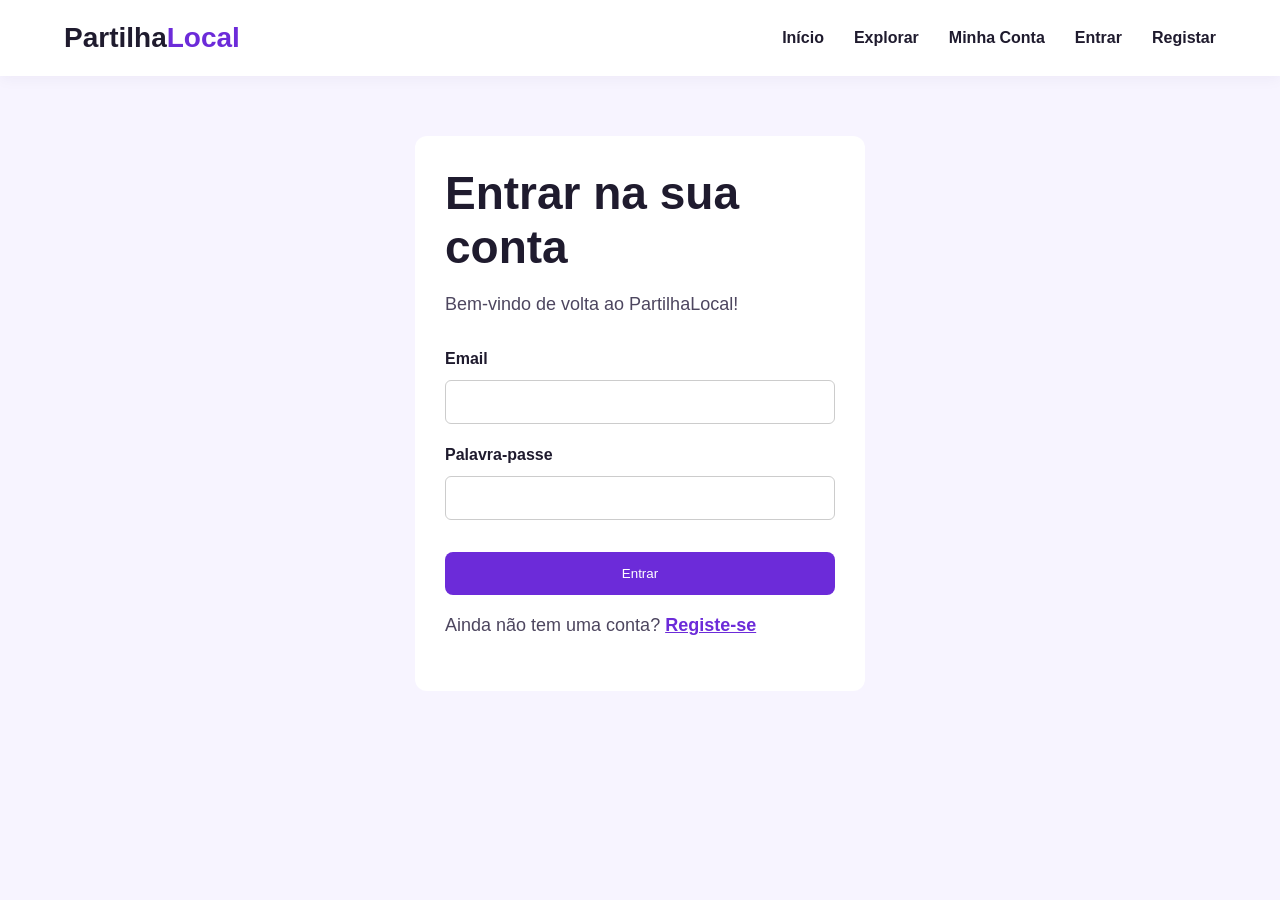
<file: PartilhaLocal/login.html>
<!DOCTYPE html>
<html lang="pt">

<head>
    <meta charset="UTF-8">
    <meta name="viewport" content="width=device-width, initial-scale=1.0">
    <title>Entrar - PartilhaLocal</title>
    <link rel="stylesheet" href="css/style.css">
</head>

<body>

    <header class="cabecalho">
        <div class="logo">
            <h1>Partilha<span>Local</span></h1>
        </div>

        <nav>
            <ul>
                <li><a href="index.html">Início</a></li>
                <li><a href="explorar.html">Explorar</a></li>
                <li><a href="/minha-conta">Minha Conta</a></li>
                <li><a href="login.html">Entrar</a></li>
                <li><a href="registo.html">Registar</a></li>
            </ul>
        </nav>
    </header>

    <main>
        <section class="pagina-login">
            <h2>Entrar na sua conta</h2>
            <p>Bem-vindo de volta ao PartilhaLocal!</p>

            <form id="form-login" action="/login.html" method="POST">
                <label for="email-login">Email</label>
                <input type="email" id="email-login" name="email" required>

                <label for="passe-login">Palavra-passe</label>
                <input type="password" id="passe-login" name="palavra_passe" required>

                <button type="submit">Entrar</button>
            </form>

            <p class="texto-registo">
                Ainda não tem uma conta?
                <a href="registo.html">Registe-se</a>
            </p>
        </section>
    </main>

</body>

</html>
</file>
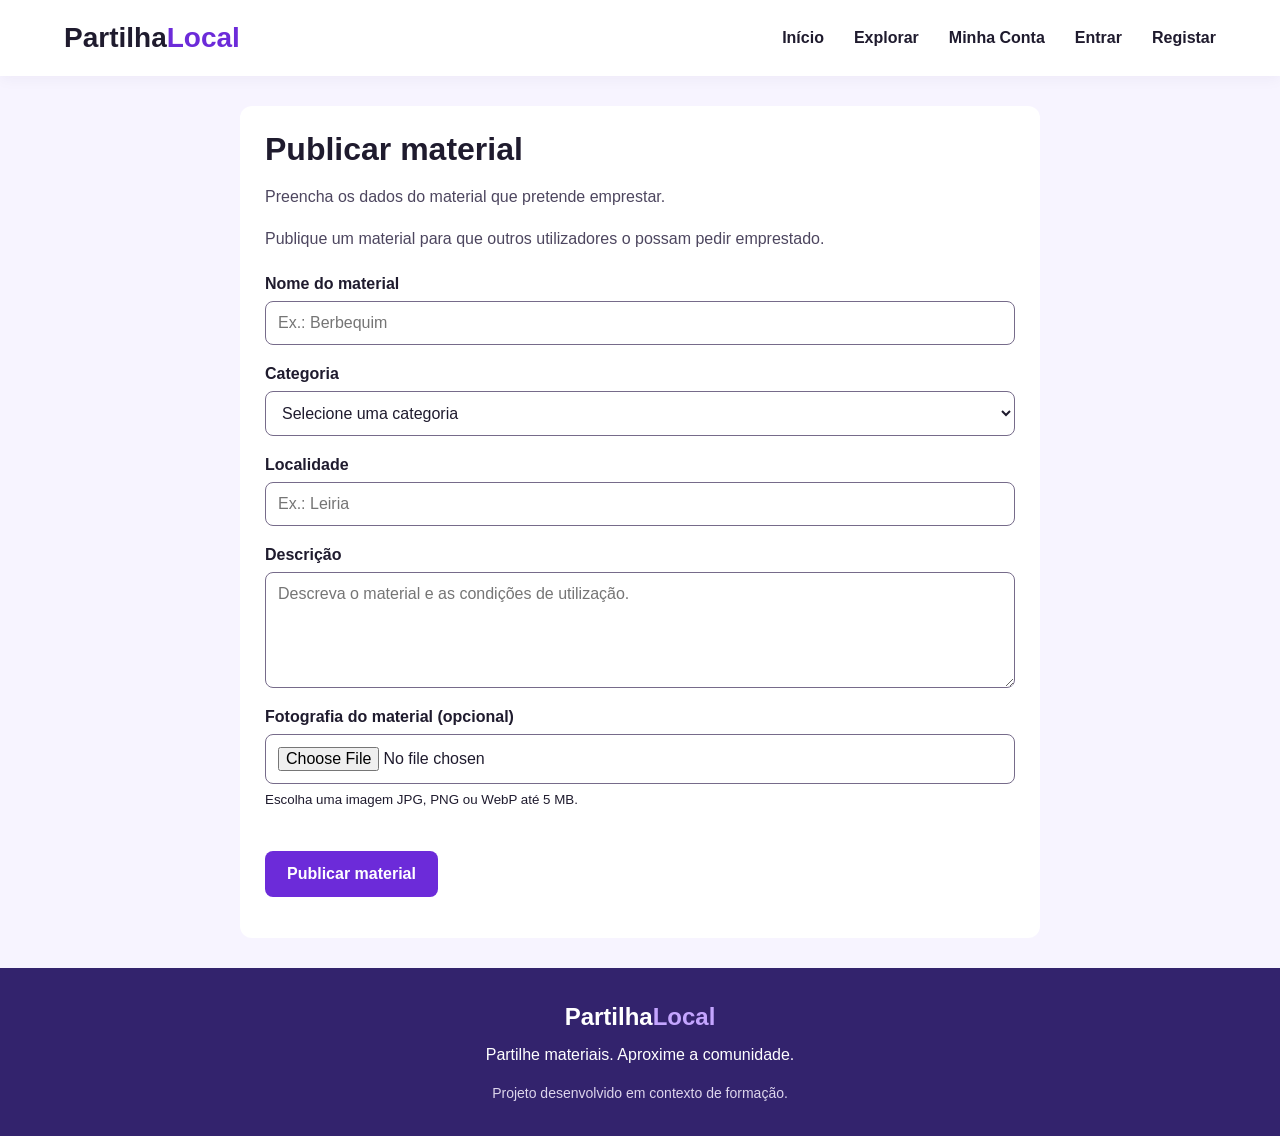
<file: PartilhaLocal/publicar.html>
<!DOCTYPE html>
<html lang="pt-BR">

<head>
    <meta charset="UTF-8">
    <meta name="viewport" content="width=device-width, initial-scale=1.0">
    <title>Publicar material | PartilhaLocal</title>
    <link rel="stylesheet" href="css/style.css">
</head>

<body>
    <header class="cabecalho">
        <div class="logo">
            <h1>Partilha<span>Local</span></h1>
        </div>
        <nav>
            <ul>
                <li><a href="index.html">Início</a></li>
                <li><a href="explorar.html">Explorar</a></li>
                <li><a href="/minha-conta">Minha Conta</a></li>
                <li><a href="login.html">Entrar</a></li>
                <li><a href="registo.html">Registar</a></li>
            </ul>
        </nav>
    </header>

    <main class="pagina-publicar">
        <section class="painel-publicar">
            <h2>Publicar material</h2>
            <p>Preencha os dados do material que pretende emprestar.</p>
            <p id="aviso-publicacao">
                Publique um material para que outros utilizadores o possam pedir emprestado.
            </p>

            <form id="form-publicar" action="/publicar.html" method="POST" enctype="multipart/form-data"
                aria-describedby="aviso-publicacao">
                <div class="campo-formulario">
                    <label for="nome">Nome do material</label>
                    <input type="text" id="nome" name="nome" placeholder="Ex.: Berbequim" minlength="3" maxlength="80"
                        required>
                </div>

                <div class="campo-formulario">
                    <label for="categoria">Categoria</label>
                    <select id="categoria" name="categoria" required>
                        <option value="">Selecione uma categoria</option>
                        <option value="Ferramentas">Ferramentas</option>
                        <option value="Cozinha">Cozinha</option>
                        <option value="Limpeza">Limpeza</option>
                        <option value="Jardim">Jardim</option>
                        <option value="Eletrónica">Eletrónica</option>
                        <option value="Outros">Outros</option>
                    </select>
                </div>

                <div class="campo-formulario">
                    <label for="localidade">Localidade</label>
                    <input type="text" id="localidade" name="localidade" placeholder="Ex.: Leiria" minlength="2"
                        maxlength="80" required>
                </div>

                <div class="campo-formulario">
                    <label for="descricao">Descrição</label>
                    <textarea id="descricao" name="descricao" rows="5"
                        placeholder="Descreva o material e as condições de utilização." minlength="10" maxlength="1000"
                        required></textarea>
                </div>
                <!-- Fotos de publicaçao -->
                <div class="campo-formulario">
                    <label for="fotografia">Fotografia do material (opcional)</label>
                    <input type="file" id="fotografia" name="fotografia" accept="image/jpeg,image/png,image/webp"
                        aria-describedby="ajuda-fotografia erro-fotografia">

                    <small id="ajuda-fotografia">
                        Escolha uma imagem JPG, PNG ou WebP até 5 MB.
                    </small>

                    <p id="erro-fotografia" role="status"></p>

                    <img id="preview-fotografia" alt="Pré-visualização da fotografia escolhida" hidden>
                </div>

                <button type="submit" class="botao-validar">Publicar material</button>
                <p id="mensagem-publicacao" role="status"></p>
            </form>
        </section>
    </main>
    <footer class="rodape">
        <h2>Partilha<span>Local</span></h2>
        <p>Partilhe materiais. Aproxime a comunidade.</p>
        <small>Projeto desenvolvido em contexto de formação.</small>
    </footer>
    <!-- Os dados precisam de carregar antes do código que os utiliza. -->
    <script src="js/publicar.js"></script>
</body>

</html>
</file>
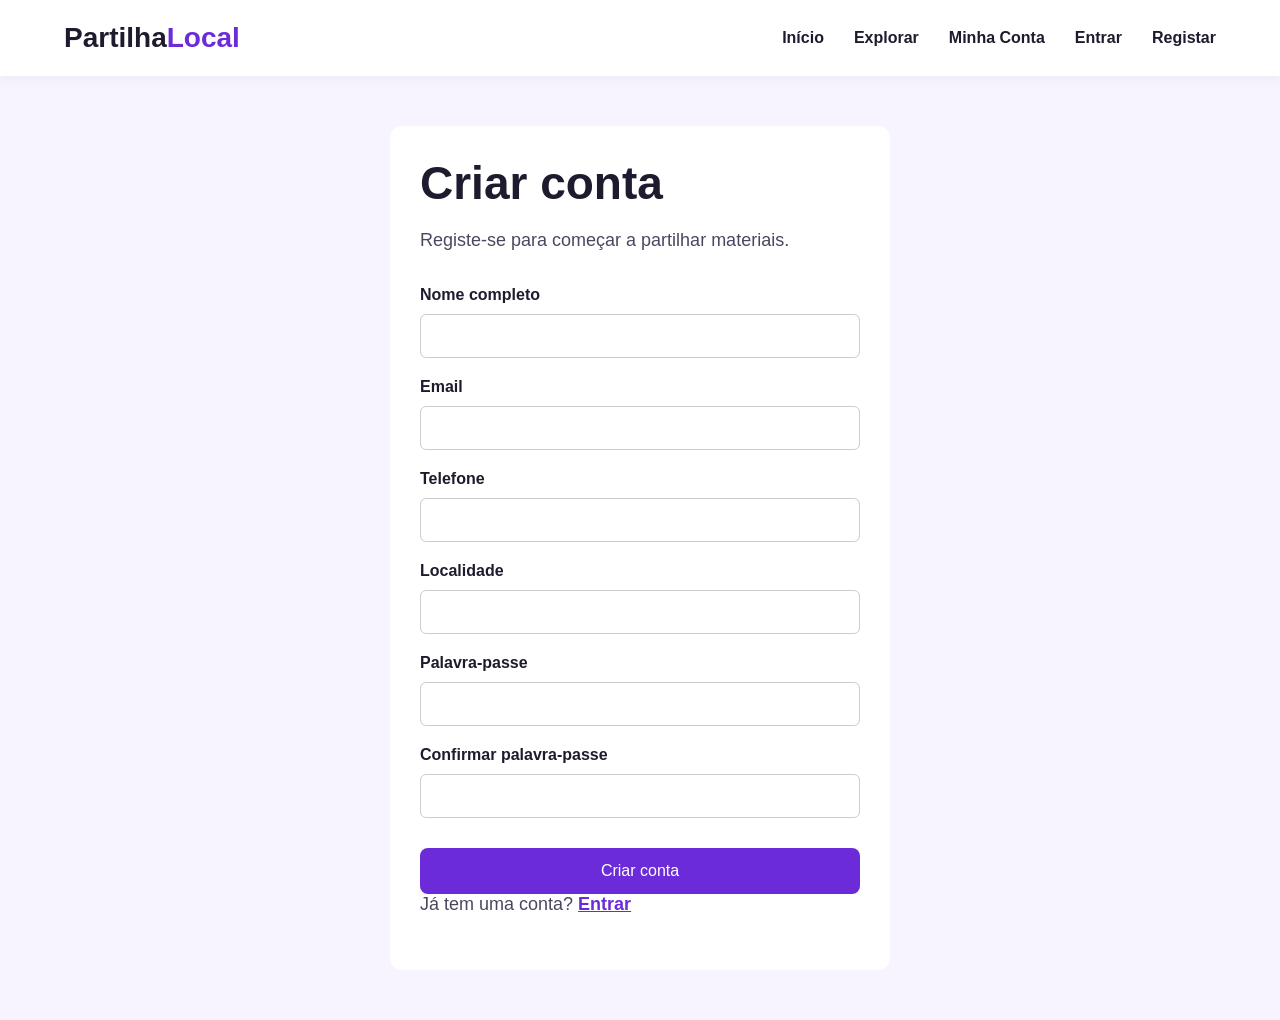
<file: PartilhaLocal/registo.html>
<!DOCTYPE html>
<html lang="pt">

<head>
    <meta charset="UTF-8">
    <meta name="viewport" content="width=device-width, initial-scale=1.0">
    <title>Registo - PartilhaLocal</title>
    <link rel="stylesheet" href="css/style.css">
</head>

<body>

    <header class="cabecalho">
        <div class="logo">
            <h1>Partilha<span>Local</span></h1>
        </div>

        <nav>
            <ul>
                <li><a href="index.html">Início</a></li>
                <li><a href="explorar.html">Explorar</a></li>
                <li><a href="/minha-conta">Minha Conta</a></li>
                <li><a href="login.html">Entrar</a></li>
                <li><a href="registo.html">Registar</a></li>
            </ul>
        </nav>
    </header>

    <main>
        <section class="pagina-registo">
            <h2>Criar conta</h2>
            <p>Registe-se para começar a partilhar materiais.</p>

            <!-- O form agrupa os campos enviados no registo -->
            <form id="form-registo" action="/registo.html" method="POST">

                <label for="nome">Nome completo</label>
                <input type="text" id="nome" name="nome" required>

                <label for="email">Email</label>
                <input type="email" id="email" name="email" required>

                <label for="telefone">Telefone</label>
                <input type="tel" id="telefone" name="telefone">

                <label for="localidade">Localidade</label>
                <input type="text" id="localidade" name="localidade">

                <label for="palavra_passe">Palavra-passe</label>
                <input type="password" id="palavra_passe" name="palavra_passe" minlength="8" required>

                <label for="confirmar_passe">Confirmar palavra-passe</label>
                <input type="password" id="confirmar_passe" name="confirmar_passe" minlength="8" required>

                <button type="submit">Criar conta</button>
            </form>

            <p>Já tem uma conta? <a href="login.html" class="link-entrar">Entrar</a></p>
        </section>
    </main>

</body>
<!-- Carregar o JavaScript Responsavel pela validaçao do registro-->
<script src="js/registo.js"></script>

</html>
</file>
<file: PartilhaLocal/css/style.css>
/* Remove margens e espaçamentos padrão do navegador */
* {
    margin: 0;
    padding: 0;
    box-sizing: border-box;
}

/* Estilo geral da página */
body {
    font-family: Arial, sans-serif;
    background-color: #f7f4ff;
    color: #1f1b2e;
}

/* Cabeçalho do site */
.cabecalho {
    background-color: white;
    padding: 20px 60px;
    display: flex;
    justify-content: space-between;
    align-items: center;
}

/* Nome PartilhaLocal */
.logo h1 {
    font-size: 28px;
    color: #1f1b2e;
}

/* Deixa só a palavra Local roxa */
.logo span {
    color: #6c2bd9;
}

/* Remove as bolinhas da lista do menu */
nav ul {
    list-style: none;
    display: flex;
    gap: 30px;
}

/* Estilo dos links do menu */
nav a {
    text-decoration: none;
    color: #1f1b2e;
    font-weight: bold;
}

/* Quando passar o rato por cima do link */
nav a:hover {
    color: #6c2bd9;
}

/* Espaçamento geral das secções */
section {
    padding: 50px 60px;
}

/* Primeira secção da página */
main section:first-child {
    background-color: white;
}

/* Título principal */
main section:first-child h2 {
    font-size: 46px;
    color: #1f1b2e;
    margin-bottom: 20px;
}

/* Parágrafo principal */
main section:first-child p {
    font-size: 18px;
    margin-bottom: 25px;
    color: #4d465f;
}

/* Botões da primeira secção */
main section:first-child a {
    display: inline-block;
    margin-right: 15px;
    padding: 14px 22px;
    border-radius: 8px;
    text-decoration: none;
    font-weight: bold;
}

/* Primeiro botão */
main section:first-child a:first-of-type {
    background-color: #6c2bd9;
    color: white;
}

/* Segundo botão */
main section:first-child a:last-of-type {
    border: 2px solid #6c2bd9;
    color: #6c2bd9;
}

/* Títulos das outras secções */
section h2 {
    margin-bottom: 25px;
    font-size: 28px;
}

/* Caixas das vantagens e materiais 
section div {
    background-color: white;
    padding: 20px;
    margin-bottom: 15px;
    border-radius: 12px;
}
    */

/* Títulos dentro das caixas */
section div h3 {
    margin-bottom: 10px;
    color: #1f1b2e;
}

/* Texto dentro das caixas */
section div p {
    color: #4d465f;
}

/*Organizar as vantagens lado a lado */
.lista-vantagens {
    display: flex;
    gap: 20px;
}

/* Cada caixa de vantagem */
.caixa-vantagem {
    flex: 1;
    background-color: white;
    padding: 25px;
    border-radius: 12px;
}

/*organizar os materiais em coluna */
.lista-materiais {
    display: flex;
    gap: 20px;
}

/* Cada caixa de material */
.card-material {
    flex: 1;
    background-color: white;
    padding: 25px;
    border-radius: 12px;
}

.card-material,
.caixa-vantagem {
    /* Suaviza o movimento, tanto ao entrar como ao sair com o rato */
    transition: transform 0.3s;
}

.card-material:hover,
.caixa-vantagem:hover {
    /* Move a caixa 5 píxeis para cima */
    transform: translateY(-5px);
}

.hero {
    background-color: white;
    display: flex;
    align-items: center;
    justify-content: space-between;
    gap: 40px;
}

.texto-hero {
    max-width: 600px;
}

.texto-hero h2 {
    font-size: 52px;
    line-height: 1.2;
    margin-bottom: 20px;
}

.texto-hero p {
    font-size: 18px;
    color: #4d465f;
    margin-bottom: 25px;
}

.botoes-hero {
    display: flex;
    gap: 15px;
}

.botoes-hero a {
    display: inline-block;
    padding: 14px 22px;
    border-radius: 8px;
    text-decoration: none;
    font-weight: bold;
}

.botoes-hero a:first-child {
    background-color: #6c2bd9;
    color: white;
}

.botoes-hero a:last-child {
    border: 2px solid #6c2bd9;
    color: #6c2bd9;
}

.imagem-hero {
    width: 380px;
    height: 280px;
    background: linear-gradient(135deg, #efe7ff, #d8c4ff);
    border-radius: 30px;
    display: flex;
    align-items: center;
    justify-content: center;
}

.circulo-hero {
    width: 190px;
    height: 190px;
    background-color: white;
    border-radius: 50%;
    box-shadow: 0 8px 20px rgba(108, 43, 217, 0.18);
    display: flex;
    flex-direction: column;
    align-items: center;
    justify-content: center;
}

.circulo-hero span {
    font-size: 55px;
}

.circulo-hero p {
    margin-top: 10px;
    font-weight: bold;
    color: #6c2bd9;
}

/*seleciona a ligaçao do menu*/
nav a[aria-current="page"] {
    color: #6c2bd9;
    text-decoration: underline;
    text-underline-offset: 6px;
}

/*Seleciona o titulo da apresentaçao no Explorar. */
.pagina-explorar .pagina-explorar h2 {
    font-size: 34px;
    margin-bottom: 15px;
}

/*seleciona a descriçao da apresentaçao na pagina explorar.*/
.pagina-explorar .intro-explorar p {
    line-height: 1.6;
    margin-bottom: 0;
}

.filtros {
    display: flex;
    flex-wrap: wrap;
    gap: 20px;
    margin-bottom: 20px;
}

.campo-filtro {
    display: flex;
    flex-direction: column;
    gap: 8px;
    flex: 1 1 220px;
    min-width: 0;
}

/*Destaca a legenda do campo*/
.campo-filtro label {
    font-weight: bold;
}

.campo-filtro input,
.campo-filtro select {
    width: 100%;
    padding: 12px;
    border: 1px solid #766b8a;
    border-radius: 8px;
    font: inherit;
    background-color: white;
    color: #1f1b2e;
}

.campo-filtro input:focus,
.campo-filtro select:focus {
    outline: 2px solid #6c2bd9;
    outline-offset: 2px;
}

#resultado-pesquisa {
    margin-bottom: 20px;
}





/* Area mobile */
@media (max-width: 768px) {
    .cabecalho {
        flex-direction: column;
        gap: 20px;
        padding: 20px;
    }

    nav ul {
        flex-wrap: wrap;
        justify-content: center;
        gap: 15px;
    }

    /*toda seçao da paginas*/
    section {
        padding: 30px 20px;
    }

    /* Seleciona a área principal de a apresentação */
    .hero {
        flex-direction: column;
    }

    /*Seleciona o titulo da primeira secção */
    main section:first-child h2 {
        font-size: 34px;
    }

    /* Seleciona o grupo dos dois botões hero*/
    .botoes-hero {
        flex-wrap: wrap;
    }

    /* Seleciona os botoes da primeira secção */
    main section:first-child .botoes-hero a {
        margin-right: 0;
    }

    /* Seleciona o fundo roxo*/
    .imagem-hero {
        width: 100%;
        height: 380px;
    }


    .lista-vantagens,
    .lista-materiais {
        flex-direction: column;
    }

}

/*Estilo Rodape */
.rodape {
    background-color: #33236d;
    color: white;
    text-align: center;
    padding: 35px 20px;
}

/*O nome do projeto no rodapé*/
.rodape h2 {
    font-size: 24px;
    margin-bottom: 12px;
}

/*A palavra span no nome do projeto*/
.rodape h2 span {
    color: #c4a5ff;
}

/*Selecionar a frase de apresentação no rodapé*/
.rodape p {
    line-height: 1.5;
    margin-bottom: 18px;
}

/* Selecionar a nota dobre o contexto do projeto no rodapé */
.rodape small {
    display: block;
    font-size: 14px;
    color: #ddd5ec;
}

/* Define o espaço à volta da ficha do material. */
.pagina-material {
    padding: 30px 20px;
}


/* Define a caixa que apresenta os detalhes. */
.detalhe-material {
    max-width: 800px;
    margin: 0 auto;
    padding: 25px;
    background-color: white;
    border-radius: 12px;
}



/* Estiliza a ligação de regresso à lista. */
.link-voltar {
    display: inline-block;

    margin-bottom: 24px;

    color: #6c2bd9;

}


/* Define a aparência do nome do material. */
.detalhe-material h2 {
    font-size: 32px;

    margin-bottom: 16px;

}



/* Separa o título da descrição do seu texto. */
.detalhe-material h3 {
    margin-bottom: 10px;

}



/* Melhora a leitura dos parágrafos da ficha. */
.detalhe-material p {
    line-height: 1.6;

    color: #4d465f;

}


/* Separa a lista de características dos restantes conteúdos. */
.dados-material {
    margin: 24px 0;

}



/* Destaca o nome de cada característica. */
.dados-material dt {
    font-weight: bold;

    margin-bottom: 4px;

}



/* Define o espaço após cada valor. */
.dados-material dd {
    margin-bottom: 16px;
    /* Separa uma característica da seguinte. */
}



/* Define a apresentação do botão de empréstimo. */
.botao-pedido {
    margin: 24px 0 12px;

    padding: 14px 22px;

    border: 0;

    border-radius: 8px;

    font: inherit;

    font-weight: bold;

    background-color: #6c2bd9;

    color: white;

}



/* Identifica visualmente o estado desativado. */
.botao-pedido:disabled {
    background-color: #655c75;

    cursor: not-allowed;

}



/* Estiliza a ligação dos cartões para a página de detalhes. */
.card-material .link-detalhes {
    display: inline-block;

    margin-top: 15px;

    color: #6c2bd9;

    font-weight: bold;


}

/*material style*/
.pagina-publicar {
    padding: 30px 20px;
}

.pagina-publicar .painel-publicar {
    max-width: 800px;
    margin: 0 auto;
    padding: 25px;
    background-color: white;
    border-radius: 12px;
}

/* Limita estas regras à nova página. */
.pagina-publicar .painel-publicar h2 {
    font-size: 32px;
    margin-bottom: 16px;
}

.pagina-publicar .painel-publicar p {
    font-size: 16px;
    line-height: 1.6;
    margin-bottom: 16px;
}

#form-publicar {
    margin-top: 24px;
}

.campo-formulario {
    display: flex;
    flex-direction: column;
    gap: 8px;
    margin-bottom: 20px;
}

.campo-formulario label {
    font-weight: bold;
}

.campo-formulario input,
.campo-formulario select,
.campo-formulario textarea {
    width: 100%;
    padding: 12px;
    border: 1px solid #766b8a;
    border-radius: 8px;
    font: inherit;
    color: #1f1b2e;
    background-color: white;
}

.campo-formulario textarea {
    resize: vertical;
}

.campo-formulario input:focus,
.campo-formulario select:focus,
.campo-formulario textarea:focus {
    outline: 2px solid #6c2bd9;
    outline-offset: 2px;
}

.botao-validar {
    padding: 14px 22px;
    border: 0;
    border-radius: 8px;
    background-color: #6c2bd9;
    color: white;
    font: inherit;
    font-weight: bold;
    cursor: pointer;
}

#mensagem-publicacao {
    margin-top: 16px;
}

/*style da foto*/

#preview-fotografia {
    width: 100%;
    max-width: 400px;
    max-height: 300px;
    object-fit: contain;
    border-radius: 12px;
    align-self: flex-start;
}

#erro-fotografia {
    color: #a11919;
}

/*Register*/

/* Página de registo */
.pagina-registo {
    max-width: 500px;
    margin: 50px auto;
    padding: 30px;
    background-color: white;
    border-radius: 12px;
}

.pagina-registo h2 {
    color: #6c2bd9;
    margin-bottom: 10px;
}

.pagina-registo p {
    margin-bottom: 20px;
}

/* Organiza os campos uns por baixo dos outros */
#form-registo {
    display: flex;
    flex-direction: column;
    gap: 10px;
}

#form-registo label {
    font-weight: bold;
    margin-top: 10px;
}

#form-registo input {
    padding: 12px;
    border: 1px solid #ccc;
    border-radius: 6px;
    font-size: 16px;
}

#form-registo input:focus {
    outline: 2px solid #6c2bd9;
}

/* Botão para criar conta */
#form-registo button {
    margin-top: 20px;
    padding: 14px;
    background-color: #6c2bd9;
    color: white;
    border: none;
    border-radius: 8px;
    font-size: 16px;
    cursor: pointer;
}

#form-registo button:hover {
    background-color: #5420ad;
}

/* Corrige a aparência do link Entrar */
main section.pagina-registo a.link-entrar {
    display: inline;
    background: none;
    border: none;
    padding: 0;
    margin: 0;
    color: #6c2bd9;
    text-decoration: underline;
}

/*login*/

/* Página de login */
.pagina-login {
    max-width: 450px;
    margin: 60px auto;
    padding: 30px;
    background-color: white;
    border-radius: 12px;
}

.pagina-login h2 {
    color: #6c2bd9;
    margin-bottom: 10px;
}

.pagina-login p {
    margin-bottom: 20px;
}

/* Formulário de login */
#form-login {
    display: flex;
    flex-direction: column;
    gap: 12px;
}

#form-login label {
    font-weight: bold;
    margin-top: 10px;
}

#form-login input {
    padding: 12px;
    border: 1px solid #ccc;
    border-radius: 6px;
    font-size: 16px;
}

#form-login input:focus {
    outline: 2px solid #6c2bd9;
}

#form-login button {
    margin-top: 20px;
    padding: 14px;
    background-color: #6c2bd9;
    color: white;
    border: none;
    border-radius: 8px;
    cursor: pointer;
}

#form-login button:hover {
    background-color: #5420ad;
}

.texto-registo {
    margin-top: 20px;
}

/* Mantém o link Registe-se como texto */
main section.pagina-login .texto-registo a {
    display: inline;
    padding: 0;
    border: none;
    background: none;
    color: #6c2bd9;
    text-decoration: underline;
}

/*MInha conta*/
/* Botões da página Minha Conta */
.acoes-conta {
    display: flex;
    flex-direction: column;
    gap: 12px;
    margin-top: 20px;
}

.botao-conta,
.botao-sair {
    display: block;
    width: 100%;
    padding: 12px;
    border-radius: 8px;
    text-align: center;
    font-size: 16px;
    text-decoration: none;
    cursor: pointer;
    box-sizing: border-box;
}

.botao-conta,
.botao-conta:link,
.botao-conta:visited,
.botao-conta:hover {
    background-color: #6c2bd9;
    color: #ffffff;
}

.botao-sair {
    background-color: white;
    color: #6c2bd9;
    border: 2px solid #6c2bd9;
}

/* Garante contraste no botão Explorar materiais */
.pagina-registo .acoes-conta a.botao-conta,
.pagina-registo .acoes-conta a.botao-conta:visited,
.pagina-registo .acoes-conta a.botao-conta:hover {
    background-color: #6c2bd9;
    color: #ffffff;
}

/*Chat*/
/* Página do chat */
.pagina-chat {
    background-color: #f3f0fa;
    padding: 40px 20px;
    min-height: 80vh;
    display: flex;
    justify-content: center;
    align-items: flex-start;
}

.painel-chat {
    background-color: white;
    width: 100%;
    max-width: 700px;
    border-radius: 16px;
    padding: 24px;
    box-shadow: 0 8px 24px rgba(0, 0, 0, 0.08);
}

.painel-chat h2 {
    font-size: 42px;
    margin-bottom: 20px;
    color: #16133d;
}

.info-chat {
    margin-bottom: 20px;
}

.info-chat p {
    margin-bottom: 8px;
    color: #2a2456;
    font-size: 18px;
}

/* Caixa das mensagens */
.mensagens-chat {
    border: 1px solid #ddd;
    border-radius: 12px;
    background-color: #fafafa;
    min-height: 300px;
    max-height: 400px;
    overflow-y: auto;
    padding: 16px;
    display: flex;
    flex-direction: column;
    gap: 12px;
    margin-bottom: 20px;
}

/* Mensagens */
.mensagem-proprietario,
.mensagem-utilizador {
    max-width: 75%;
    padding: 12px 14px;
    border-radius: 14px;
    line-height: 1.4;
    font-size: 16px;
}

.mensagem-proprietario {
    align-self: flex-start;
    background-color: #ece7ff;
    color: #1f1a44;
    border-bottom-left-radius: 4px;
}

.mensagem-utilizador {
    align-self: flex-end;
    background-color: #6c2bd9;
    color: white;
    border-bottom-right-radius: 4px;
}

/* Formulário */
.form-chat {
    display: flex;
    gap: 12px;
    align-items: center;
}

.form-chat input {
    flex: 1;
    padding: 14px 16px;
    border: 1px solid #b9b2d8;
    border-radius: 10px;
    font-size: 16px;
}

.form-chat input:focus {
    outline: none;
    border-color: #6c2bd9;
}

.form-chat button {
    padding: 14px 20px;
    border: none;
    border-radius: 10px;
    background-color: #6c2bd9;
    color: white;
    font-size: 16px;
    cursor: pointer;
}

.form-chat button:hover {
    opacity: 0.92;
}

/* Texto apenas para leitores de ecrã */
.sr-only {
    position: absolute;
    width: 1px;
    height: 1px;
    padding: 0;
    margin: -1px;
    overflow: hidden;
    clip: rect(0, 0, 0, 0);
    border: 0;
}

/* Fotografias dos materiais na página Explorar */
.imagem-material {
    width: 100%;
    height: 200px;
    object-fit: contain;
    border-radius: 10px;
    margin-bottom: 12px;
}

/* Materiais em destaque na página inicial */

#materiais {
    text-align: center;
}

#materiais>p {
    color: #4d465f;
    margin-bottom: 30px;
}

#materiais-destaque {
    display: grid;
    grid-template-columns: repeat(3, minmax(0, 1fr));
    gap: 24px;
    margin-bottom: 30px;
    text-align: left;
}

#materiais-destaque .card-material {
    min-width: 0;
    padding: 20px;
    background-color: white;
    border-radius: 16px;
    box-shadow: 0 5px 18px rgba(40, 20, 80, 0.08);
    overflow: hidden;
}

#materiais-destaque .card-material img {
    display: block;
    width: 100%;
    height: 190px;
    object-fit: contain;
    border-radius: 10px;
    background-color: #f7f4ff;
    margin-bottom: 16px;
}

#materiais-destaque .card-material h3 {
    margin-bottom: 10px;
}

#materiais-destaque .card-material p {
    margin-bottom: 16px;
    color: #4d465f;
}

#materiais-destaque .card-material a {
    display: inline-block;
    padding: 11px 18px;
    background-color: #6c2bd9;
    color: white;
    border-radius: 8px;
    text-decoration: none;
    font-weight: bold;
}

#materiais-destaque .card-material a:hover {
    background-color: #5420ad;
}

#materiais>.botoes-hero {
    justify-content: center;
}

/* Adaptação para telemóveis */
@media (max-width: 768px) {
    #materiais-destaque {
        grid-template-columns: 1fr;
    }
}

/* NOVO DESIGN DA PÁGINA INICIAL */

/* Cabeçalho */
.cabecalho {
    padding: 22px 5%;
    box-shadow: 0 2px 15px rgba(40, 20, 80, 0.05);
}

.cabecalho .logo h1 {
    font-size: 28px;
}

.cabecalho .nav-registo {
    background: #6c2bd9;
    color: white;
    padding: 12px 20px;
    border-radius: 10px;
}

.cabecalho .nav-registo:hover {
    background: #5420ad;
    color: white;
}

/* Hero */
.hero.hero-inicio {
    min-height: 560px;
    padding: 75px 7%;
    background: linear-gradient(135deg, #ffffff 0%, #f2eaff 100%);
    display: flex;
    align-items: center;
    justify-content: space-between;
    gap: 60px;
}

.hero-inicio .texto-hero {
    flex: 1;
    max-width: 660px;
}

.etiqueta-hero {
    display: inline-block;
    padding: 10px 16px;
    background: #ece2ff;
    color: #5420ad;
    border-radius: 30px;
    font-size: 14px;
    font-weight: bold;
    margin-bottom: 25px;
}

.hero-inicio .texto-hero h2 {
    font-size: clamp(36px, 4.2vw, 58px);
    line-height: 1.12;
    margin-bottom: 24px;
    letter-spacing: -1.5px;
}

.hero-inicio .texto-hero h2 span {
    display: block;
    color: #6c2bd9;
}

.hero-inicio .texto-hero>p {
    font-size: 18px;
    line-height: 1.7;
    max-width: 560px;
    color: #5c536c;
    margin-bottom: 30px;
}

.hero-inicio .botoes-hero {
    display: flex;
    flex-wrap: wrap;
    gap: 15px;
}

.hero-inicio .botoes-hero a {
    margin: 0;
    padding: 16px 26px;
    border-radius: 12px;
    font-weight: bold;
    transition: transform 0.2s, background 0.2s;
}

.hero-inicio .botoes-hero a:hover {
    transform: translateY(-3px);
}

.hero-inicio .botoes-hero .botao-principal {
    background: #6c2bd9;
    color: white;
    border: 2px solid #6c2bd9;
    box-shadow: 0 6px 18px rgba(108, 43, 217, 0.18);
}

.hero-inicio .botoes-hero .botao-secundario {
    background: white;
    border: 2px solid #6c2bd9;
    color: #6c2bd9;
}

.nota-hero {
    display: flex;
    align-items: center;
    gap: 10px;
    margin-top: 28px;
}

.nota-hero span {
    font-size: 22px;
}

.hero-inicio .nota-hero p {
    font-size: 14px;
    color: #655c75;
    margin: 0;
}

/* Ilustração do lado direito */
.visual-hero {
    flex: 0 1 420px;
    width: 100%;
    height: 390px;
    position: relative;
    display: flex;
    align-items: center;
    justify-content: center;
    isolation: isolate;
}

.visual-fundo {
    position: absolute;
    inset: 30px;
    background: linear-gradient(135deg, #8b5cf6, #6c2bd9);
    border-radius: 40px;
    transform: rotate(-6deg);
    box-shadow: 0 20px 60px rgba(108, 43, 217, 0.18);
}

.visual-centro {
    position: relative;
    z-index: 2;
    width: 235px;
    height: 235px;
    background: white;
    border-radius: 30px;
    display: flex;
    flex-direction: column;
    align-items: center;
    justify-content: center;
    gap: 10px;
    box-shadow: 0 15px 35px rgba(35, 15, 80, 0.18);
}

.visual-centro span {
    font-size: 70px;
}

.visual-centro strong {
    font-size: 24px;
    color: #251848;
}

.visual-centro small {
    color: #766b8a;
}

.visual-item {
    position: absolute;
    z-index: 3;
    width: 75px;
    height: 75px;
    background: white;
    border-radius: 20px;
    display: flex;
    align-items: center;
    justify-content: center;
    font-size: 36px;
    box-shadow: 0 8px 25px rgba(35, 15, 80, 0.15);
}

.visual-item-1 {
    top: 15px;
    left: 0;
    transform: rotate(-10deg);
}

.visual-item-2 {
    top: 25px;
    right: 0;
    transform: rotate(10deg);
}

.visual-item-3 {
    bottom: 25px;
    left: 10px;
    transform: rotate(8deg);
}

.visual-legenda {
    position: absolute;
    z-index: 4;
    bottom: 0;
    right: 0;
    background: white;
    padding: 14px 20px;
    border-radius: 12px;
    font-size: 13px;
    font-weight: bold;
    color: #5420ad;
    box-shadow: 0 8px 25px rgba(35, 15, 80, 0.12);
}

/* Vantagens */
.vantagens-inicio {
    padding: 85px 7%;
    background: #f8f5ff;
}

.cabecalho-secao {
    text-align: center;
    max-width: 750px;
    margin: 0 auto 42px;
}

.etiqueta-secao {
    font-size: 13px;
    font-weight: bold;
    letter-spacing: 2px;
    color: #6c2bd9;
}

.cabecalho-secao h2 {
    font-size: clamp(28px, 3vw, 38px);
    margin: 16px 0;
}

.cabecalho-secao p {
    line-height: 1.7;
    color: #655c75;
}

.vantagens-inicio .lista-vantagens {
    display: grid;
    grid-template-columns: repeat(3, minmax(0, 1fr));
    gap: 24px;
}

.vantagens-inicio .caixa-vantagem {
    min-width: 0;
    background: white;
    border: 1px solid #eee7fa;
    border-radius: 20px;
    padding: 32px;
    box-shadow: 0 5px 20px rgba(40, 20, 80, 0.04);
}

.icone-vantagem {
    width: 64px;
    height: 64px;
    background: #f1eaff;
    border-radius: 16px;
    display: flex;
    align-items: center;
    justify-content: center;
    font-size: 30px;
    margin-bottom: 24px;
}

.vantagens-inicio .caixa-vantagem h3 {
    font-size: 19px;
    margin-bottom: 12px;
}

.vantagens-inicio .caixa-vantagem p {
    line-height: 1.6;
}

/* Espaço dos materiais em destaque */
#materiais {
    padding: 75px 7%;
    background: white;
}

#materiais>h2 {
    font-size: clamp(28px, 3vw, 38px);
}

/* Telemóveis e tablets */
@media (max-width: 900px) {
    .hero.hero-inicio {
        flex-direction: column;
        padding: 55px 5%;
        gap: 35px;
    }

    .hero-inicio .texto-hero {
        width: 100%;
    }

    .visual-hero {
        flex: none;
        width: 100%;
        max-width: 420px;
        height: 350px;
    }

    .vantagens-inicio .lista-vantagens {
        grid-template-columns: 1fr;
    }

    #materiais-destaque {
        grid-template-columns: 1fr;
    }
}

@media (max-width: 480px) {
    .hero-inicio .texto-hero h2 {
        letter-spacing: -0.5px;
    }

    .visual-hero {
        height: 300px;
    }

    .visual-centro {
        width: 180px;
        height: 180px;
    }

    .visual-centro span {
        font-size: 54px;
    }

    .visual-centro strong {
        font-size: 19px;
    }

    .visual-item {
        width: 56px;
        height: 56px;
        font-size: 26px;
    }

    .visual-legenda {
        font-size: 11px;
        padding: 10px;
    }

    .vantagens-inicio {
        padding: 60px 5%;
    }
}

.icone-central-animado {
    width: 90px;
    height: 90px;
    object-fit: contain;
}

/* GIFs animados na ilustração principal */

.visual-item .icone-visual-animado {
    display: block;
    width: 45px;
    height: 45px;
    object-fit: contain;
}

@media (max-width: 480px) {
    .visual-item .icone-visual-animado {
        width: 35px;
        height: 35px;
    }
}

/* Mantém o rodapé no final da página */
body {
    min-height: 100vh;
    display: flex;
    flex-direction: column;
}

main {
    flex: 1;
}

.hero.hero-inicio {
    min-height: 650px;
}

/* Lista de materiais na página Minha Conta */

.meus-materiais {
    margin-top: 28px;
    margin-bottom: 28px;
}

.meus-materiais h3 {
    margin-bottom: 20px;
}

.meu-material {
    background-color: #f8f5ff;
    border: 1px solid #e6dcfa;
    border-radius: 12px;
    padding: 18px;
    margin-bottom: 15px;
}

.meu-material h4 {
    font-size: 18px;
    margin-bottom: 8px;
}

.meu-material p {
    margin-bottom: 12px;
    color: #4d465f;
}

.meu-material a,
.meu-material a:visited {
    display: inline-block;
    padding: 10px 16px;
    background-color: #6c2bd9;
    color: #ffffff;
    text-decoration: none;
    font-weight: bold;
    border-radius: 8px;
}

.meu-material a:hover {
    background-color: #5420ad;
    color: white;
}

main .pagina-registo .meu-material a,
main .pagina-registo .meu-material a:visited {
    display: inline-block;
    background-color: #6c2bd9;
    color: #ffffff;
    border: none;
    padding: 12px 20px;
    border-radius: 8px;
    text-decoration: none;
    font-weight: bold;
    margin: 0;
}

main .pagina-registo .meu-material a:hover {
    background-color: #5420ad;
    color: #ffffff;
}

/* Botões dos materiais na página Minha Conta */

main section.pagina-registo .meus-materiais .meu-material a,
main section.pagina-registo .meus-materiais .meu-material a:visited {
    display: inline-block;
    background-color: #6c2bd9;
    color: #ffffff;
    border: none;
    padding: 12px 20px;
    border-radius: 8px;
    margin: 0;
    text-decoration: none;
    font-weight: bold;
}

main section.pagina-registo .meus-materiais .meu-material a:hover {
    background-color: #5420ad;
    color: #ffffff;
}

/* Minha Conta — cartões lado a lado */

/* Alarga apenas a página Minha Conta */
main .pagina-registo:has(.meus-materiais) {
    max-width: 1000px;
    width: calc(100% - 40px);
}

/* Organiza os materiais em duas colunas */
.meus-materiais {
    display: grid;
    grid-template-columns: repeat(2, minmax(0, 1fr));
    gap: 20px;
    margin-top: 30px;
    margin-bottom: 30px;
}

/* O título ocupa toda a largura */
.meus-materiais h3 {
    grid-column: 1 / -1;
    margin-bottom: 0;
}

/* Cartões */
.meus-materiais .meu-material {
    margin: 0;
    min-width: 0;
    padding: 22px;
    border-radius: 14px;
}

/* Adaptar aos telemóveis */
@media (max-width: 650px) {
    .meus-materiais {
        grid-template-columns: 1fr;
    }
}

/* Botões de gestão dos materiais  ELiminar */

.meu-material form {
    display: inline-block;
    margin-left: 10px;
}

.meu-material .botao-eliminar {
    display: inline-block;
    padding: 12px 20px;
    background-color: #c62828;
    color: white;
    border: none;
    border-radius: 8px;
    font: inherit;
    font-weight: bold;
    cursor: pointer;
}

.meu-material .botao-eliminar:hover {
    background-color: #a51f1f;
}

@media (max-width: 480px) {
    .meu-material form {
        margin: 10px 0 0;
    }
}

/* Página Explorar — organizar os cartões */

.pagina-explorar .lista-materiais {
    display: grid;
    grid-template-columns: repeat(3, minmax(0, 1fr));
    gap: 24px;
}

/* Cada material ocupa um cartão */
.pagina-explorar .card-material {
    display: flex;
    flex-direction: column;
    min-width: 0;
    padding: 20px;
    background-color: #ffffff;
    border-radius: 16px;
    box-shadow: 0 5px 18px rgba(40, 20, 80, 0.08);
}

/* Fotografias uniformes */
.pagina-explorar .card-material .imagem-material {
    width: 100%;
    height: 190px;
    object-fit: contain;
    background-color: #f8f5ff;
    border-radius: 10px;
    margin-bottom: 16px;
}

/* Nome do material */
.pagina-explorar .card-material h3 {
    font-size: 20px;
    margin-bottom: 12px;
}

/* Informações */
.pagina-explorar .card-material p {
    line-height: 1.5;
    margin-bottom: 8px;
}

/* Botão de detalhes */
.pagina-explorar .card-material .link-detalhes {
    display: inline-block;
    align-self: flex-start;
    margin-top: auto;
    padding: 12px 18px;
    background-color: #6c2bd9;
    color: #ffffff;
    border-radius: 8px;
    text-decoration: none;
    font-weight: bold;
}

.pagina-explorar .card-material .link-detalhes:hover {
    background-color: #5420ad;
    color: #ffffff;
}

/* Tablets */
@media (max-width: 900px) {
    .pagina-explorar .lista-materiais {
        grid-template-columns: repeat(2, minmax(0, 1fr));
    }
}

/* Telemóveis */
@media (max-width: 600px) {
    .pagina-explorar .lista-materiais {
        grid-template-columns: 1fr;
    }
}

/* Esconde os materiais que não correspondem aos filtros */
.pagina-explorar .card-material[hidden] {
    display: none;
}

/* Fotografia na página de detalhes */

.imagem-detalhe-material {
    display: block;
    width: 100%;
    max-height: 380px;
    object-fit: contain;
    background-color: #f8f5ff;
    border-radius: 14px;
    margin-bottom: 25px;
    padding: 15px;
}

/* Respeita o atributo hidden */
.imagem-detalhe-material[hidden],
#conteudo-material[hidden] {
    display: none;
}

/* Página de detalhes — duas colunas */

.detalhe-material {
    max-width: 1100px;
}

.layout-detalhes {
    display: grid;
    grid-template-columns: minmax(0, 1fr) minmax(0, 1fr);
    gap: 35px;
    align-items: start;
    margin-top: 24px;
}

/* Área da fotografia */
.coluna-fotografia {
    min-width: 0;
    background-color: #f8f5ff;
    border-radius: 16px;
    padding: 20px;
}

.coluna-fotografia .imagem-detalhe-material {
    width: 100%;
    height: 400px;
    max-height: none;
    object-fit: contain;
    margin: 0;
    padding: 0;
    background-color: transparent;
}

/* Informações */
.coluna-informacoes {
    min-width: 0;
}

.coluna-informacoes h2 {
    font-size: 32px;
    margin-bottom: 20px;
}

.coluna-informacoes .dados-material {
    margin: 20px 0;
}

.coluna-informacoes .dados-material dt {
    color: #4d465f;
    font-size: 14px;
}

.coluna-informacoes .dados-material dd {
    font-size: 17px;
    margin-bottom: 16px;
}

.coluna-informacoes #descricao-material {
    margin-bottom: 20px;
}

/* Ajuste para telemóveis */
@media (max-width: 768px) {
    .layout-detalhes {
        grid-template-columns: 1fr;
        gap: 24px;
    }

    .coluna-fotografia .imagem-detalhe-material {
        height: 280px;
    }
}
</file>
